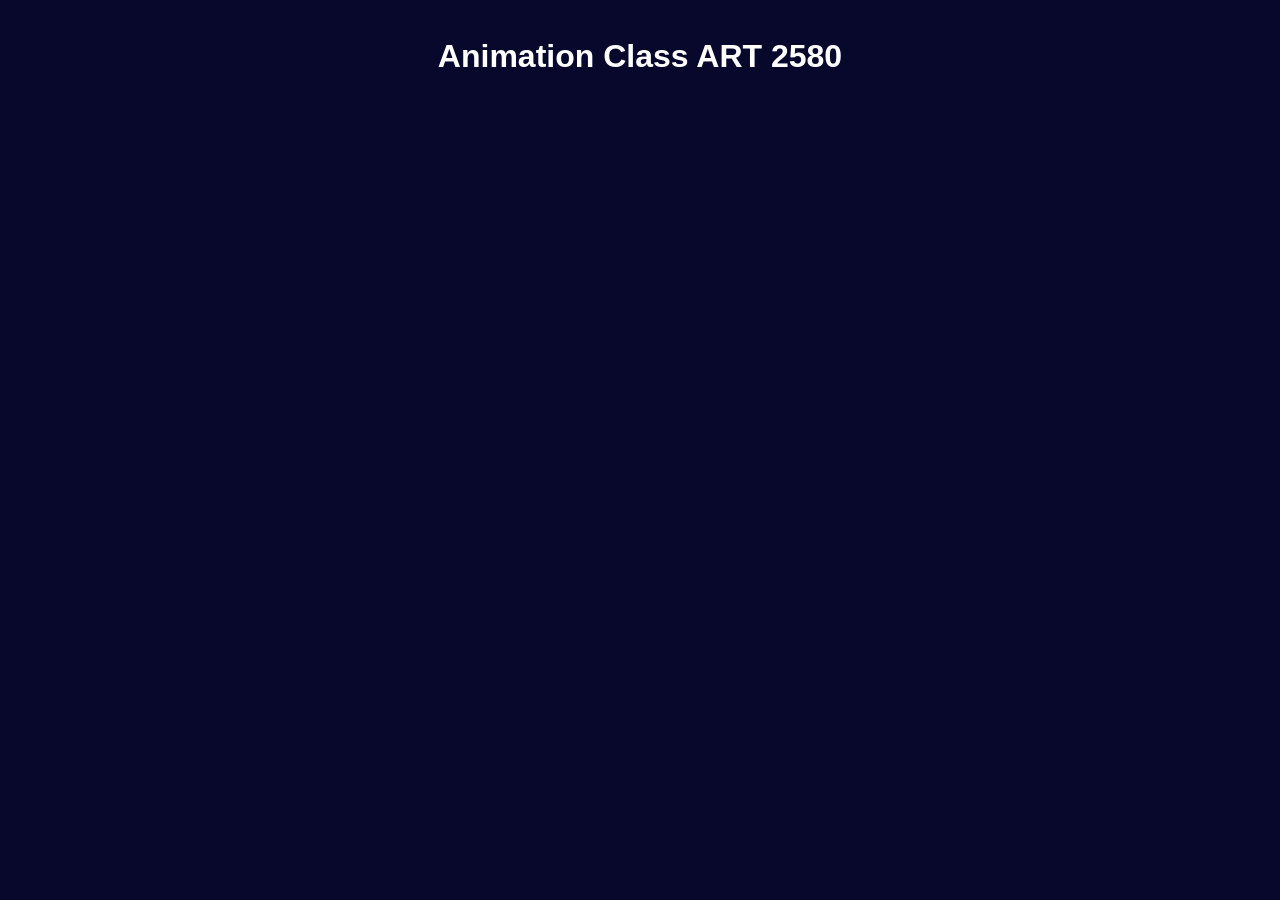
<file: index.html>
<!DOCTYPE html>
<html lang="en">
<head>
    <meta charset="UTF-8">
    <meta name="viewport" content="width=device-width, initial-scale=1.0">
    <link rel="stylesheet" href="css/styles.css">
    <title>Animation Class</title>
</head>
<body>
        <h1>Animation Class ART 2580</h1>
        <ul id="site-map"></ul>
        <script src="site-links.js"></script>
</body>
</html>
</file>
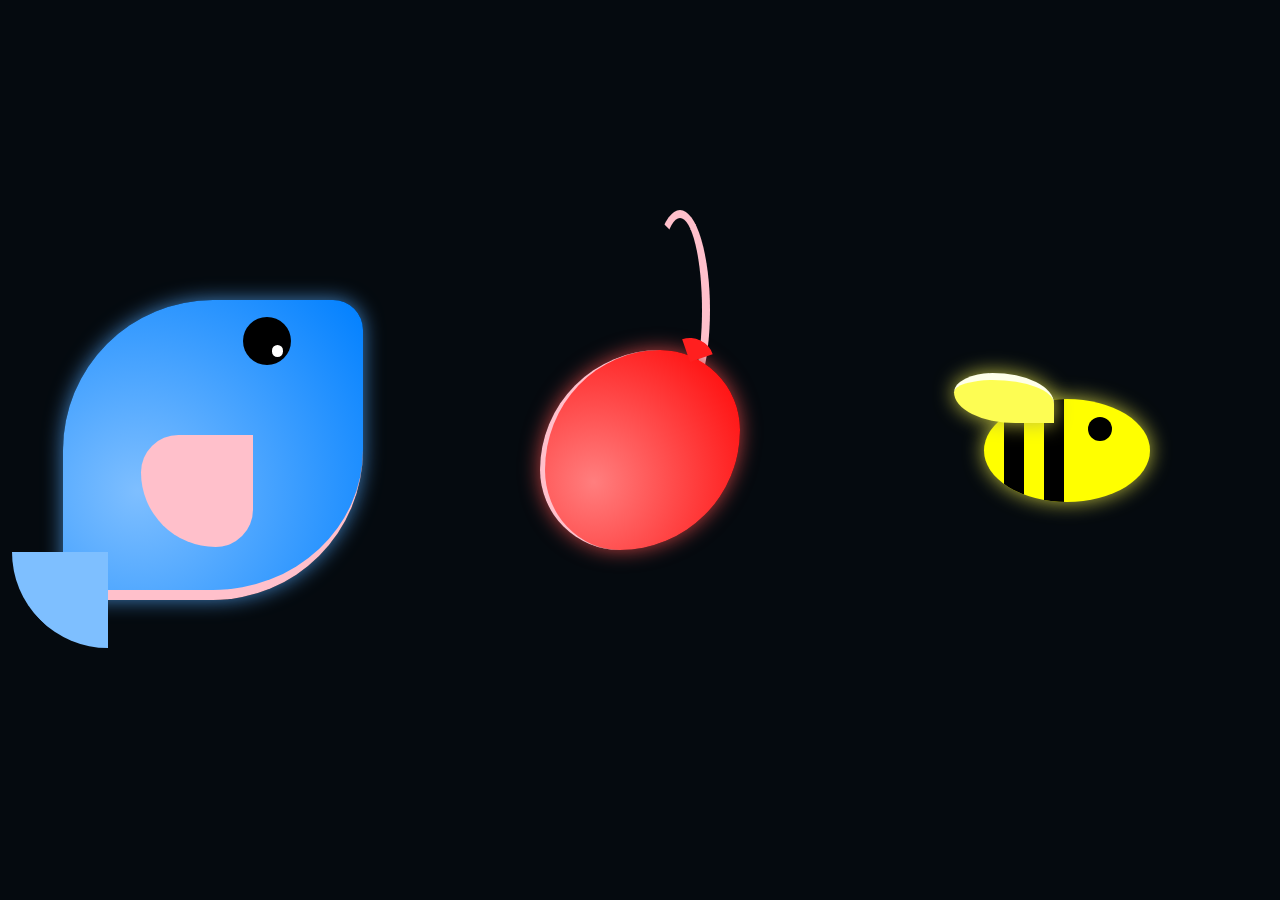
<file: animated-objects/index.html>
<!DOCTYPE html>
<html lang="en">
<head>
    <meta charset="UTF-8">
    <meta name="viewport" content="width=device-width, initial-scale=1.0">
    <link rel="stylesheet" href="css/styles.css">
    <title>Animated Objects</title>
</head>
<body>

<section class="animated-icons-container">
    <div class="animated-icon-1 artboard">
        <div class="eye">
            <div class="pupil"></div>
        </div>
        <div class="fin"></div>
        <div class="tail"></div>
    </div>
    <div class="animated-icon-2 artboard">
        <div class="icon-artboard-2">
        <div class="balloon"></div>
        <div class="balloon-string"></div>
        <div class="balloon-neck"></div>
    </div>
    </div>
    <div class="animated-icon-3 artboard">
        <div class="icon-artboard-3">
        <div class="bee">
            <div class="stripes"></div>
        </div>
        <div class="wing"></div>
        <div class="eye"></div>

    </div>
    </div>
</section>
    
</body>
</html>
</file>
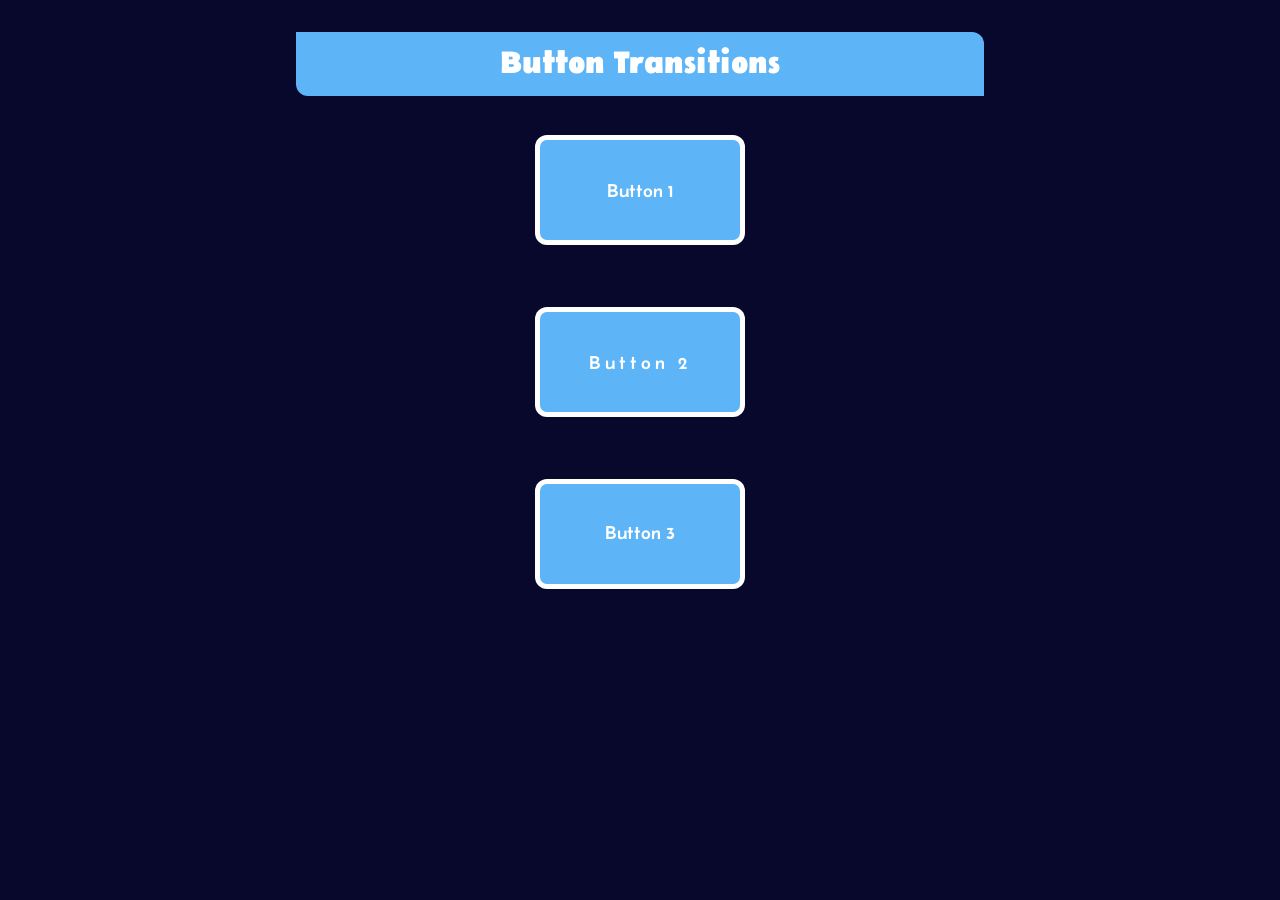
<file: button-transitions/index.html>
<!DOCTYPE html>
<html lang="en">
<head>
    <meta charset="UTF-8">
    <meta name="viewport" content="width=device-width, initial-scale=1.0">
    <link rel="stylesheet" href="css/styles.css">
    <title>Button Transitions</title>
</head>
<body>
    <h1>Button Transitions</h1>
    <div id="sections">
        <button class="button1">Button 1</button>
        <button class="button2">Button 2</button>
        <button class="button3">
            <p class= "typewriter">Button 3</p>
            <span></span>
            <div class="overlay"></div>
            </button>
    </div>
</body>
</html>
</file>
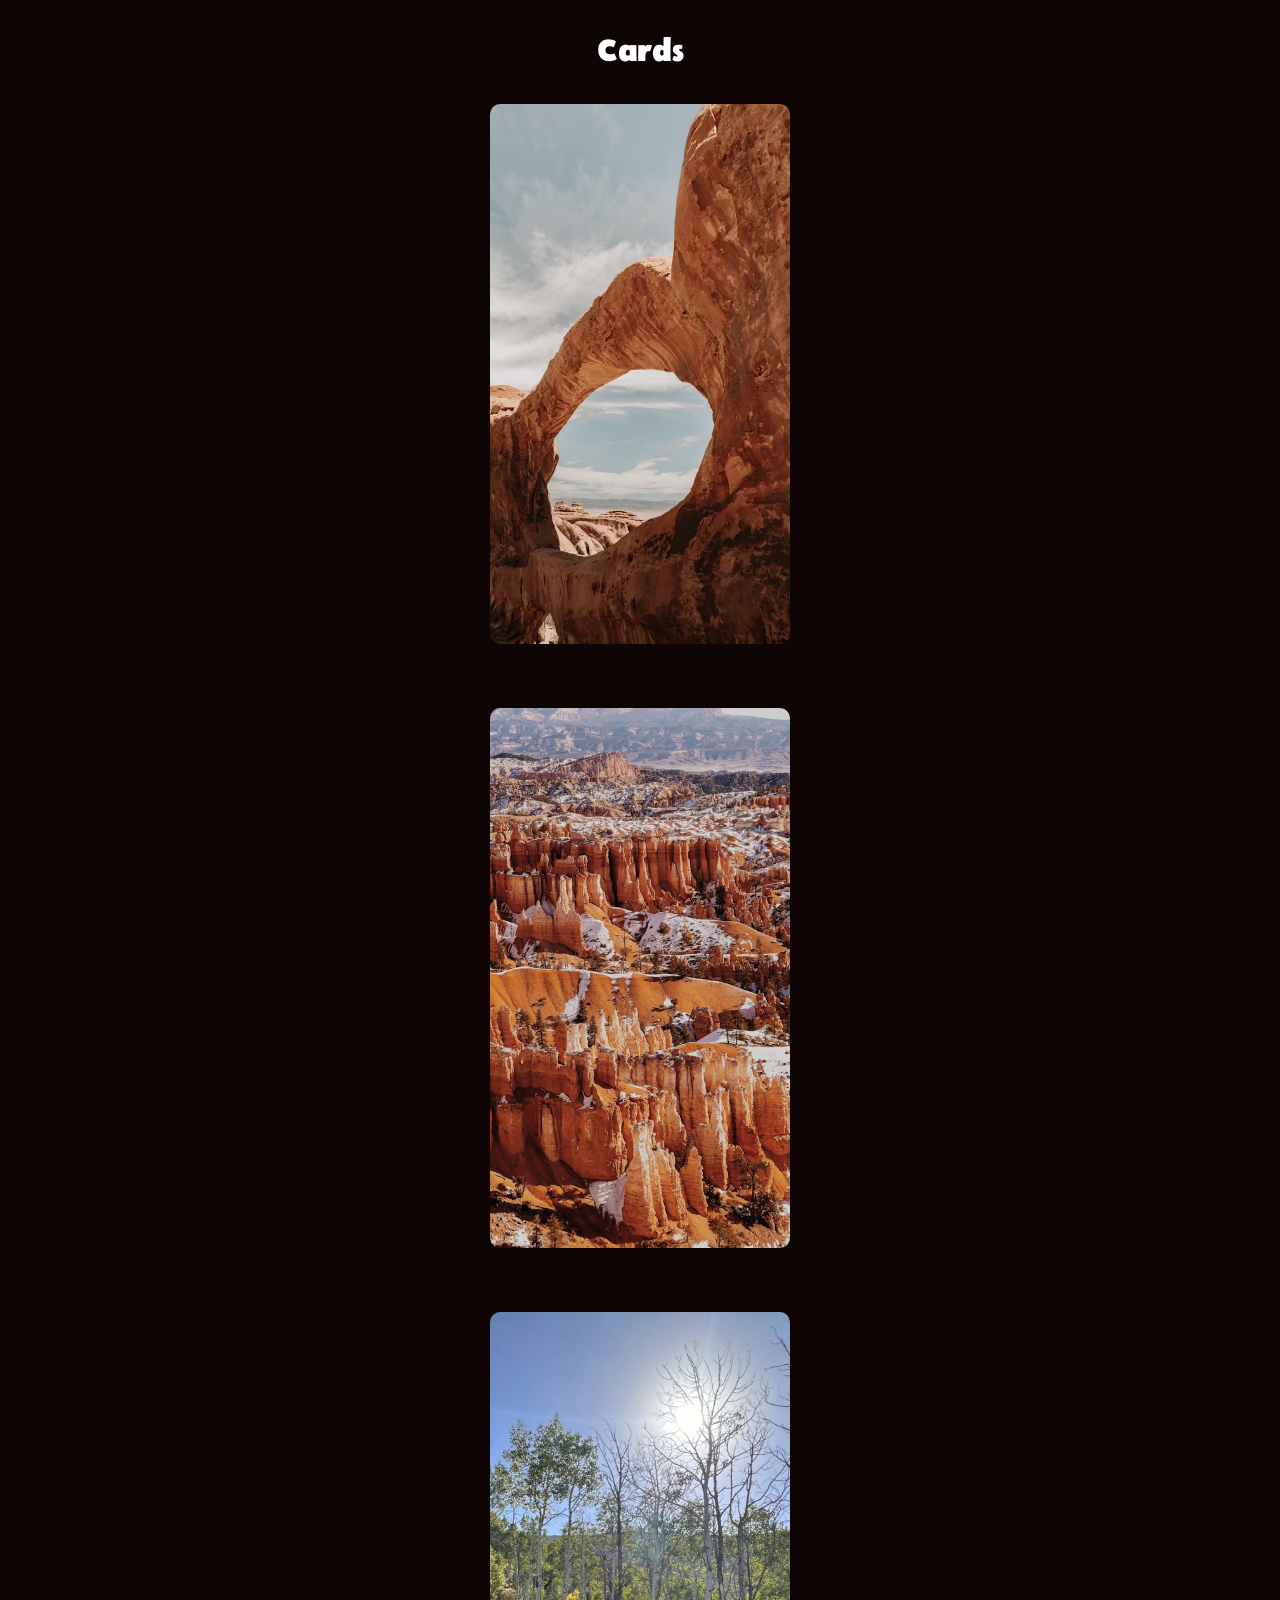
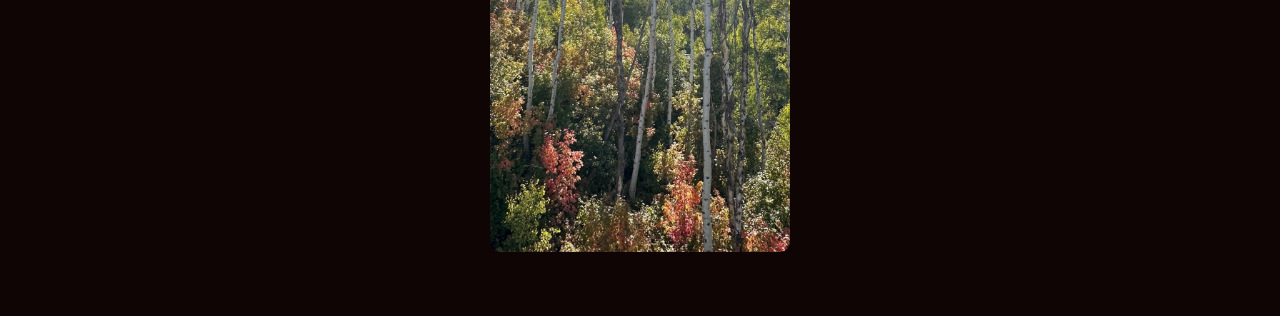
<file: cards/index.html>
<!DOCTYPE html>
<html lang="en">
<head>
    <meta charset="UTF-8">
    <meta name="viewport" content="width=device-width, initial-scale=1.0">
    <link rel="stylesheet" href="css/styles.css">
    <title>Cards</title>
</head>
<body>
    <h1>Cards</h1>
    <div class="container">
        <div class="card">
            <img src="img/arches_national_park.jpg" alt="Card 1">
            <h3>Arches National Park</h3>
            <p>Arches National Park is a unique landscape of over 2,000 natural stone arches.</p>
        </div>
        <div class="card">
            <img src="img/bryce_canyon.jpg" alt="Card 2">
            <h3>Bryce Canyon</h3>
            <p>Bryce Canyon is a scenic area known for its hoodoos and colorful rock formations.</p>
        </div>
        <div class="card">
            <img src="img/park_city_mountains.jpg" alt="Card 3">
            <h3>Park City Mountains</h3>
            <p>Park City Mountains offer stunning views and recreational opportunities.</p>
        </div>
    </div>
    
</body>
</html>
</file>
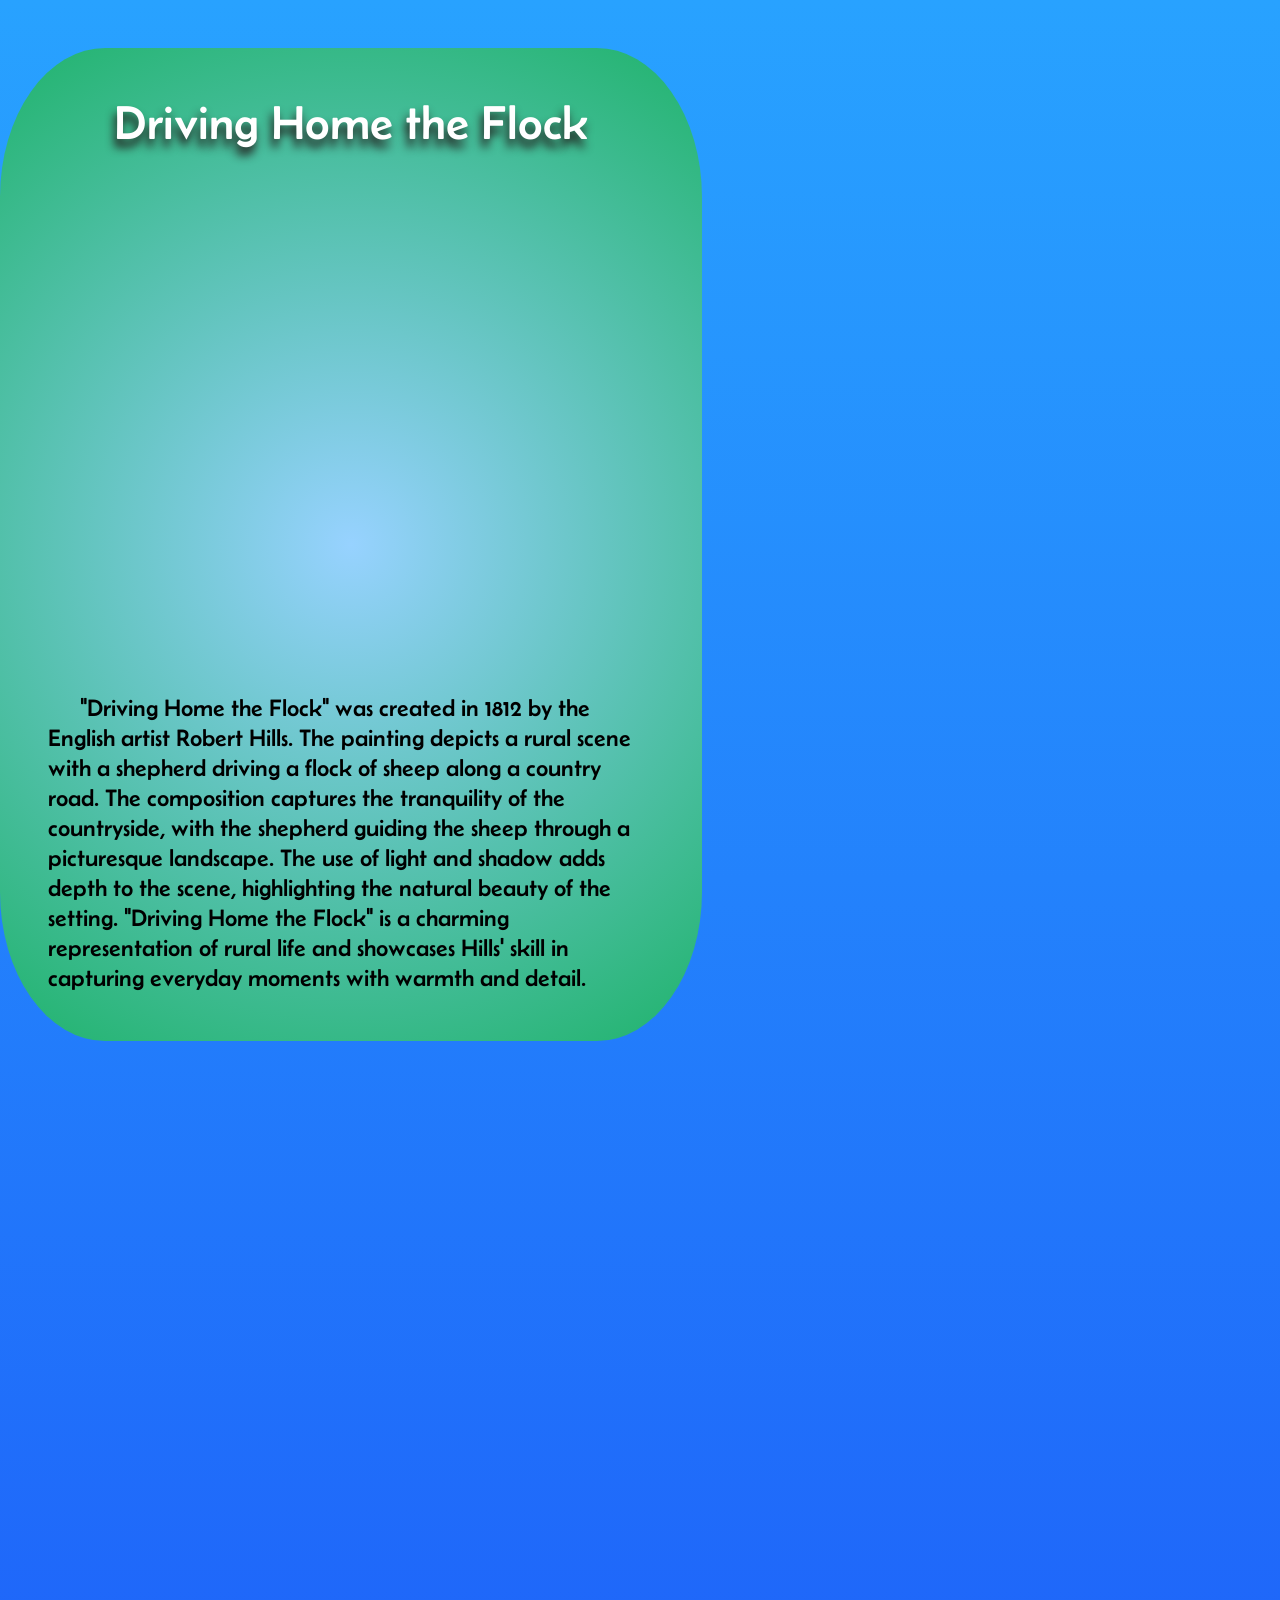
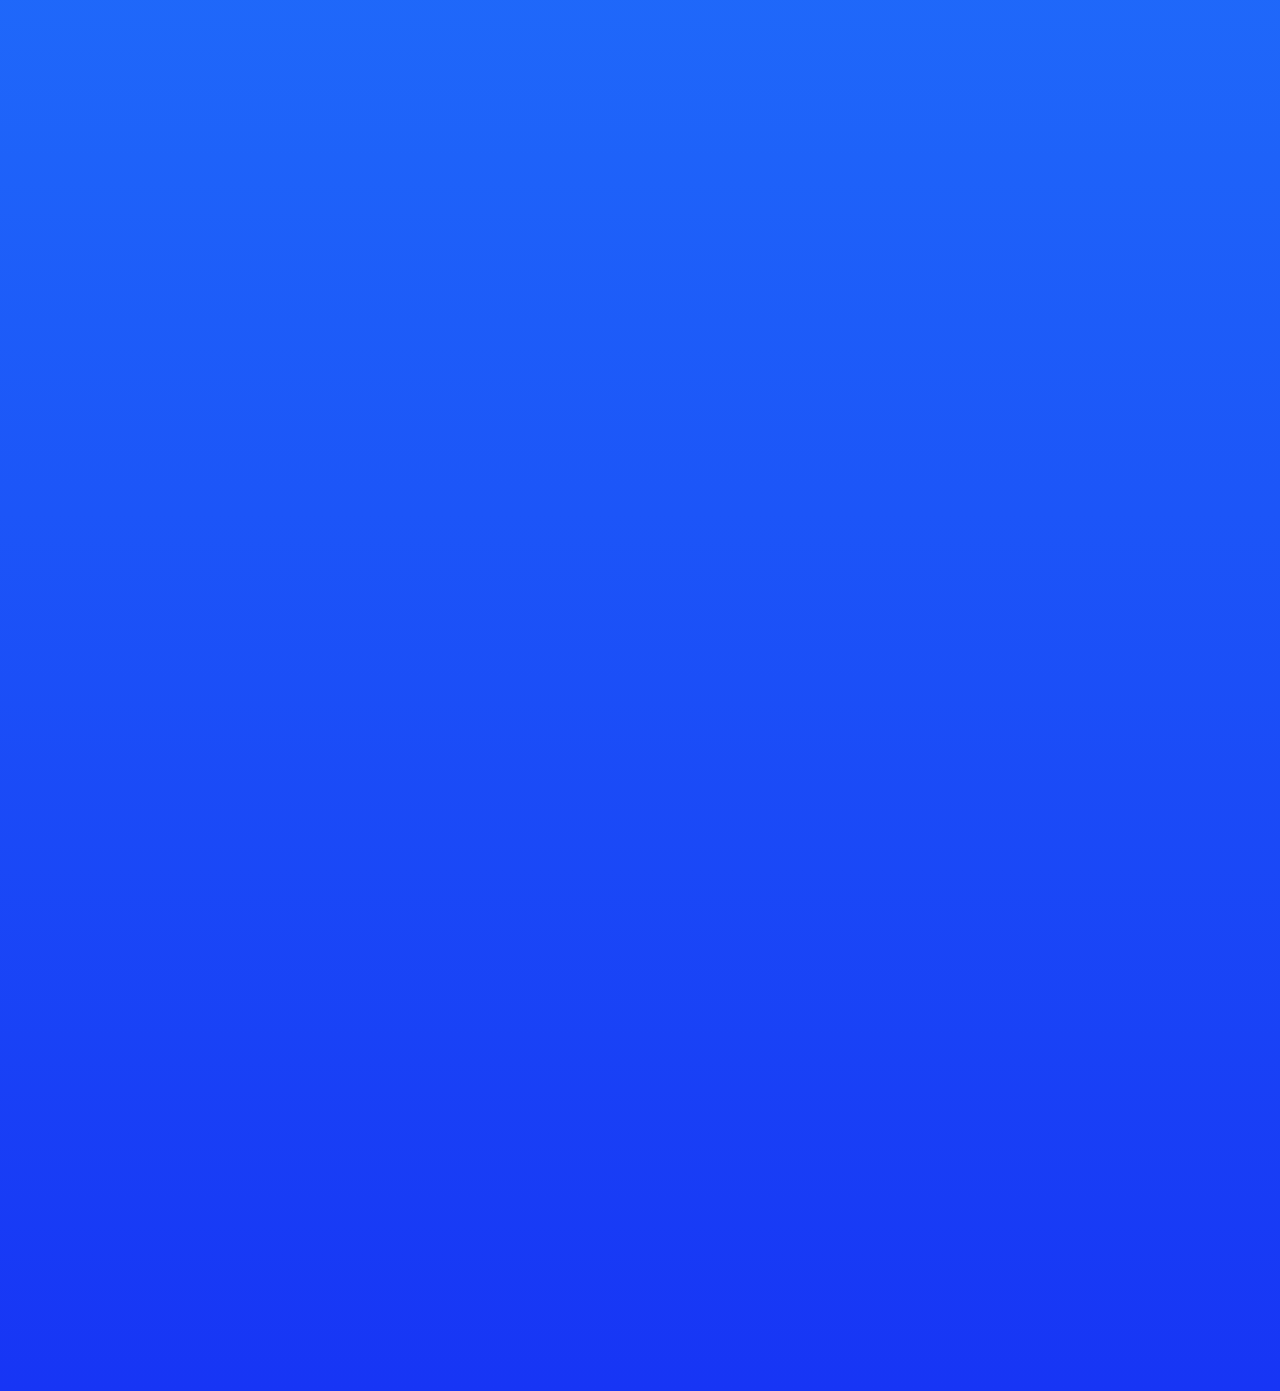
<file: scroll-animations/index.html>
<!DOCTYPE html>
<html lang="en">

<head>
    <meta charset="UTF-8">
    <meta name="viewport" content="width=device-width, initial-scale=1.0">
    <link rel="stylesheet" href="styles.css">
    <script src="js/scripts.js" defer></script>
    <title>scroll animations</title>
</head>

<body>
    <div class="scroll-watcher"></div>
    <main>
        <section>
            <div class="container hidden">
                <h2>Driving Home the Flock</h2>
                <img src="img/birmingham-museum.jpg" alt="Birmingham Museum and Art Gallery" class="image-fade-in">
                <p> "Driving Home the Flock" was created in 1812 by the English artist Robert Hills.
                    The painting depicts a rural scene with a shepherd driving a flock of sheep along a country road.
                    The composition captures the tranquility of the countryside, with the shepherd guiding the sheep
                    through a picturesque landscape. The use of light and shadow adds depth to the scene, highlighting
                    the natural beauty of the setting. "Driving Home the Flock" is a charming representation of rural
                    life and showcases Hills' skill in capturing everyday moments with warmth and detail.
                </p>
            </div>
        </section>
        <section>
            <div class="container hidden">
                <h2>Peregrine Falcons (Duck Hawks)</h2>
                <img src="img/cleveland-museum.jpg" alt="Cleveland Museum of Art" class="image-fade-in">
                <p>"Peregrine Falcons (Duck Hawks)" was created by the American artist John James Audubon in the early
                    19th century. The painting showcases the majestic Peregrine Falcon, known for its incredible speed
                    and hunting prowess. Audubon's detailed rendering captures the bird's powerful build and keen
                    eyesight, highlighting its role as a formidable predator in the natural world.</p>
            </div>
        </section>
        <section>
            <div class="container hidden">
                <h2>Banquet Still Life</h2>
                <img src="img/europeana.jpg" alt="Europeana Collections" class="image-fade-in">
                <p>"Banquet Still Life" was created by the Dutch artist Pieter Bruegel the Elder in the 16th century.
                    The painting depicts a lively scene of people gathered for a feast, showcasing the artist's mastery
                    in capturing human behavior and social dynamics. The composition is rich with details, from the
                    elaborate costumes to the diverse array of foods and drinks, creating a vivid portrayal of
                    Renaissance life.</p>
            </div>
        </section>
    </main>
</body>

</html>
</file>
<file: css/styles.css>
* {
    box-sizing: border-box;
    padding: 0px;
    margin: 0px;
    }

body {
    font-family: Tahoma, sans-serif;
    color: white;
    max-width: 720px;
    margin: 2rem auto;
    padding: 0 1rem;
    line-height: 1.5;
    background-color: rgb(7, 8, 44);
    
    }

    h1 {
        margin-bottom: 1.5rem;
        padding-bottom: 20px;
        display: flex;
        justify-content: center;
        align-items: center;

    }

ul {
    list-style-type: none;
    font-size: 1.2rem;

}

li {
    margin: 0.4rem 0;
}

a {
    color: white;
    text-decoration: none;
    transition: all 0.2s ease-in-out;

    &:hover {
        color: rgb(93, 180, 247);
        font-size: 110%;
    }

    &:visited {
        color: rgb(127, 238, 90);
    }   
}
</file>
<file: animated-objects/css/styles.css>
* {
    margin: 0;
    padding: 0;
    box-sizing: border-box;
    user-select: none;
} 

body {
    background-color: hsl(210, 50%, 4%);
    color: white;
}

.animated-icons-container {
    position: fixed;
    inset: 0;
    display: grid;
    grid-template-columns: repeat(3,1fr);
    place-items: center;
}

.artboard {
    position: relative;
}

.animated-icon-1 {
    width: 300px;
    height: 300px;
    background-image: radial-gradient(circle at 25% 66%, hsl(210, 100%, 74.79%), hsl(210, 100%, 50%));
    border-radius: 50% 10% 50% 10%;
    animation: swim 1.5s ease-in-out infinite;
    border-bottom: pink solid 10px;
    box-shadow: 0 0 20px hsl(210, 50%, 50%);
}

.eye {
    position: absolute;
    background: black;
    width: 3rem;
    height: 3rem;
    border-radius: 50%;
    top: 14%;
    left: 68%;
    transform: translate(-50%, -50%);
}

.pupil {
    position: absolute;
    background: white;
    width: .7rem;
    height: .7rem;
    border-radius: 50%;
    top: 60%;
    left: 60%;
}

.fin {
    position: absolute;
    width: 7rem;
    height: 7rem;
    background-color: pink;
    border-radius: 50% 0% 50% 100%;
    left: 26%;
    bottom: 15%;
}

.tail {
    position: absolute;
    left: 0;
    bottom: 0;
    border-color: transparent transparent hsl(210, 100%, 74.79%) transparent;
    border-style: solid;
    border-width: 6rem;
    border-radius: 100%;
    left: -17%;
    bottom: -20%;
    transform: rotate(45deg);
}

.icon-artboard-2 {
    animation: glide 3s infinite;
    animation-timing-function: ease-in-out;
}

.balloon {
    width: 200px;
    height: 200px;
    background-image: radial-gradient(circle at 25% 66%, hsl(0deg 100% 74.79%), hsl(0deg 100% 50%));
    border-radius: 60% 40% 60% 40%;
    border-left: pink solid 5px;
    box-shadow: 0 0 20px hsl(0, 50%, 50%);
}

.balloon-string {
    z-index: -1;
    position: absolute;
    left: 55%;
    bottom: 70%;
    border: .5rem solid pink;
    border-color: pink pink pink transparent;
    border-radius: 50%;
    width: 30%;
    height: 100%;
    transition: transform cubic-bezier(0.18, 0.89, 0.32, 1.28);
    transform-origin: 80% 0%;
    animation: wiggle 3s infinite;
}

.balloon-neck {
    position: absolute;
    left: 63%;
    border: 1.5rem solid;
    border-color: hsl(0, 100%, 56%) transparent transparent transparent;
    border-radius: 50% 50% 50% 50%;
    transform: rotate(26deg);
    bottom: 82%;
}

.icon-artboard-3 {
    width: 100%;
    height: 100%;
    animation: fly 3s infinite;

    &>div.eye {
        width: 1.5rem;
        height: 1.5rem;
        top: 30%;
        left: 70%;
    }
}

.bee {
    position: relative;
    width: 166px;
    height: 103px;
    background-color: hsl(60, 100%, 50%);
    border-radius: 50% 50% 50% 50%;
    box-shadow: 0 0 20px hsl(60, 50%, 50%);
    overflow: hidden;
}

.wing {
    position: absolute;
    width: 100px;
    height: 50px;
    background-color: hsl(60, 98%, 66%);
    box-shadow: 0 0 20px hsl(60, 50%, 50%);
    border-top: rgb(254, 255, 233) solid 7px;
    border-radius: 50% 80% 0% 80%;
    left: -18%;
    top: -25%;
    animation: flap 1s infinite;
    transform-origin: 50% 100%;
}

.stripes {
    width: 50%;
    position: absolute;
    inset: 0;
    background-image: repeating-linear-gradient(
        to right,
        transparent,
        transparent 20px,
        black 20px,
        black 40px
    );
}

@keyframes swim {

    0% {
        transform: rotate(45deg) translateX(0) translateY(0);
    }
    50% {
        transform: rotate(45deg) translateX(28px) translateY(20px);
    }
    100% {
        transform: rotate(45deg) translateX(0) translateY(0);
    }

}

@keyframes glide {

    0% {
        transform: rotate(133deg) translateX(0) translateY(0);
    }
    30% {
        transform: rotate(145deg) translateX(38px) translateY(150px);
    }
    60% {
        transform: rotate(180deg) translateX(50px) translateY(170px);
    }
    100% {
        transform: rotate(133deg) translateX(0) translateY(0);
    }

}

@keyframes wiggle {
  
    0% {
        transform: scaleX(1) rotate(5deg);
    }
    50% {
        transform: scaleX(-1) rotate(-1deg);
    }
    100% {
        transform: scaleX(1) rotate(5deg);
    }

}

@keyframes fly {

    0% {
        transform: translateX(0) translateY(0);
    }
    30% {
        transform: translateX(38px) translateY(150px);
    }
    60% {
        transform: translateX(50px) translateY(170px);
    }
    100% {
        transform: translateX(0) translateY(0);
    }

}

@keyframes flap {

    0% {
        transform: scaleY(1);
    }
    50% {
        transform: scaleY(-1);
    }
    100% {
        transform: scaleY(1);
    }

}
</file>
<file: button-transitions/css/styles.css>
@import url('https://fonts.googleapis.com/css2?family=Belanosima:wght@400;600;700&display=swap');

* {
    margin: 0;
    padding: 0;
    color: white;
    box-sizing: border-box;
    overflow: hidden;
    text-wrap: nowrap;
    user-select: none;
    font-family: 'Belanosima', sans-serif;
}

body {
    max-width: 720px;
    margin: 2rem auto;
    padding: 0 1rem;
    line-height: 1.5;
    background-color: #07082c;
}

h1 {
    margin-bottom: 1.5rem;
    padding: .5rem;
    display: flex;
    justify-content: center;
    align-items: center;
    background-color: #5db4f7;
    border-radius: 0 12px 0 12px;

}

#sections {
    display: flex;
    flex-direction: column;
    align-items: center;
    gap: 2rem;
    overflow: visible;
}

div.overlay {
    position: absolute;
    width: 200px;
    height: 102px;
    background-image: radial-gradient(circle, rgba(93, 180, 247, 1) 0%, rgba(127, 238, 90, 1) 50%);
    border-radius: 7px;
    z-index: -1;
}

button {
    display: flex;
    flex-direction: column;
    justify-content: center;
    align-items: center;
    height: 100px;
    width: 200px;
    background-color: #5db4f7;
    box-shadow: 0px 0px 0px 5px #ffffff;
    border-radius: 7px;
    border: none;
    font-size: 1.2rem;
    cursor: pointer;
    margin: 20px;
    transition: all 300ms cubic-bezier(0.455, 0.03, 0.515, 0.955);
    text-decoration: underline transparent;
    text-underline-offset: 50px;

    &:hover {
        text-underline-offset: 5px;
        text-decoration: underline 3px #ffffff;
    }

    &.button1 {
        &:hover {
            background-color: #7fee5a;
            margin: 2rem;
            letter-spacing: 4px;
            font-weight: 600;
        }
    }

    &.button2 {
        letter-spacing: 4px;

        &:hover {
            letter-spacing: normal;
            border-radius: 100%;
            box-shadow: 0px 0px 0px 6px #9bffaf;
            height: 150px;
            width: 150px;
            background-color: #7fee5a;
        }
    }

    &.button3 {
        &:hover {
            background-color: transparent;

            & p.typewriter {
                animation: text-write 1s steps(9) forwards;
            }

            & span {
                transition: all 400ms 700ms ease-in-out;
                bottom: 0;
                background-color: #ffffff;
            }
        }
    }
}

.button1,
.button2,
.button3 {
    &:after {
        content: "";
        position: absolute;
        width: 250px;
        height: 150px;
        z-index: 5;
    }
}

span {
    position: relative;
    bottom: -40px;
    width: 80px;
    height: 3px;
    background-color: transparent;
    border-radius: 7px;
    z-index: 2;
}

@keyframes text-write {
    0% {
        max-width: 0px;
    }

    100% {
        max-width: 100px;
    }
}
</file>
<file: cards/css/styles.css>
@import url('https://fonts.googleapis.com/css2?family=Belanosima:wght@400;600;700&family=Bricolage+Grotesque:opsz,wght@12..96,200..800&display=swap');

* {
    margin: 0;
    padding: 0;
    box-sizing: border-box;
    user-select: none;
}

body {
    background-color: hsl(0, 50%, 4%);
    color: white;
    font-family: 'Belanosima', sans-serif;
}

h1 {
    text-align: center;
    margin: 2rem 0;
}

h3 {
    text-align: center;
    font-size: 1.5rem;
    margin:10px 0 0px 0;
    position: relative;
    top:-50px;
    text-decoration: solid transparent 3px;
    text-underline-offset: 20px;
}

p {
    text-align:start;
    height: 85px;
    font-size: 1.2rem;
    padding: 0 10px 10px 10px;
}

.container {
    display: grid;
    justify-items: center;
    grid-template-columns: repeat(3, 1fr);
    margin: 0 12rem;
    height: 60vh;
}

.card {
    position: relative;
    cursor: pointer;
    display: flex;
    flex-direction: column;
    justify-content: center;
    align-items: center;
    border-radius: 10px;
    transition: all 800ms cubic-bezier(0.175, 0.885, 0.32, 1.275);
    overflow: hidden;
    max-width: 300px;

    h3 {
        text-shadow: 0px 0px 0px hsla(0, 0%, 0%, 0);
        transition: text-decoration 600ms ease-out 400ms,
        top 500ms cubic-bezier(0.175, 0.885, 0.32, 1.275) 200ms,
        text-underline-offset 500ms cubic-bezier(0.68, -0.55, 0.265, 1.55) 400ms,
        text-shadow 500ms ease-in-out 400ms;
    }

    p {
        width: 100%;
        height: 100%;
        display: flex;
        align-items: flex-end;
        text-shadow: 0px 0px 0px hsla(0, 0%, 0%, 0);
        transition: bottom 500ms cubic-bezier(0.175, 0.885, 0.32, 1.275), text-shadow 500ms ease-in-out 400ms;
        position: relative;
        bottom: -100px;
    }

    & img {
        position: absolute;
        /* inset: 0; prevents from centering the image */
        height: 100%;
        width: 100%;
        object-fit: cover;
        z-index: -2;
        transition: all 400ms cubic-bezier(0.46, 0.16, 0, 1.06);
    }

    &::before {
        content: ""; /* only works with pseudo-elements */
        position: absolute;
        inset: 0;
        height: 100%;
        width: 100%;
        z-index: -1;
        background:rgba(255, 119, 0, 0); 
    }

    &:hover{
        background:rgba(255, 119, 0, 0.4);
        box-shadow: 0px 2px 10px 10px rgba(255, 119, 0, 0.85);

        & img {
            height: 115%;
            width: 115%;
        }

        & p{
            bottom: 0;
            text-shadow: 0px 3px 2px hsla(0, 0%, 0%, 0.40);
        }

        & h3 {
            text-shadow: 0px 3px 0px hsla(0, 0%, 0%, 0.40);
            top: 0;
            text-decoration: underline solid white 3px;
            text-underline-offset: 6px;
        }
    }
}

@media (max-width: 1350px) {
    .container {
        grid-template-columns: 1fr;
        margin: 0 2rem;
        height: 100%;
    }

    .card {
        margin:0 0 4rem 0;
        height: 60vh;
    }
    
}
</file>
<file: scroll-animations/styles.css>
@import url('https://fonts.googleapis.com/css2?family=Belanosima:wght@400;600;700&family=Bricolage+Grotesque:opsz,wght@12..96,200..800&family=Nunito:ital,wght@0,200..1000;1,200..1000&display=swap');

* {
    margin: 0;
    padding: 0;
    box-sizing: border-box;
    user-select: none;
}

.scroll-watcher {
    height: .5rem;
    width: 100%;
    background-image: linear-gradient(to right, #77c772, #aaeb08 20px, #e26a29, #af17f5);
    position: fixed;
    box-shadow: 0 0 10px 5px #0000008f;
    top: 0;
    left: 0;
    z-index: 100;
    scale: 0 1;
    animation: scroll-watcher linear;
    animation-timeline: scroll();
    transform-origin: left;
}

body {
    display: grid;
    grid-template: 1fr / 1fr 3fr 1fr;
    max-width: 100vw;
    height: 100%;
    background-image: linear-gradient(to bottom, #28a2ff, #1735f5);
    font-family: 'Belanosima', sans-serif;
}

section {
margin: 3rem 0;
}

.container {
    background-image: radial-gradient(circle at 50%, #97d2ff, #20b36c);
    display: flex;
    flex-direction: column;
    align-items: center;
    gap: 2rem;
    padding: 0 1rem;
    border-radius: 15%;
}

h2 {
    display: flex;
    flex-direction: column;
    align-items: center;
    color: white;
    font-size: 3rem;
    font-weight: 500;
    text-shadow: -2px 8px 10px #211717;
    margin-top: 3rem;
}

img {
    display: flex;
    justify-content: center;
    align-items: center;
    border: 1rem solid white;
    box-shadow: 10px 20px 20px 7px #0000008f;
    max-width: 50rem;
    height: 30rem;
    object-fit: cover;
}

.image-fade-in {
    opacity: 0;
    scale: 0.8;
    animation: fade-in 1s linear forwards;
    animation-timeline: view();
    animation-range: 5% 40%;
}

p {
    font-size: 1.5rem;
    padding: 0 2rem;
    line-height: 1.25;
    text-indent: 2rem;

    &:nth-last-child(1) {
        margin-bottom: 3rem;
    }
}

.hidden {
    opacity: 0;
    transition: all 1s ease;
}

.show {
    opacity: 1;
    transition: all 1s ease;
}

@keyframes scroll-watcher {
    to {
        scale: 1 1;
    }
}

@keyframes fade-in {
    to {
        opacity: 1;
        scale: 1;
    }
}
</file>
